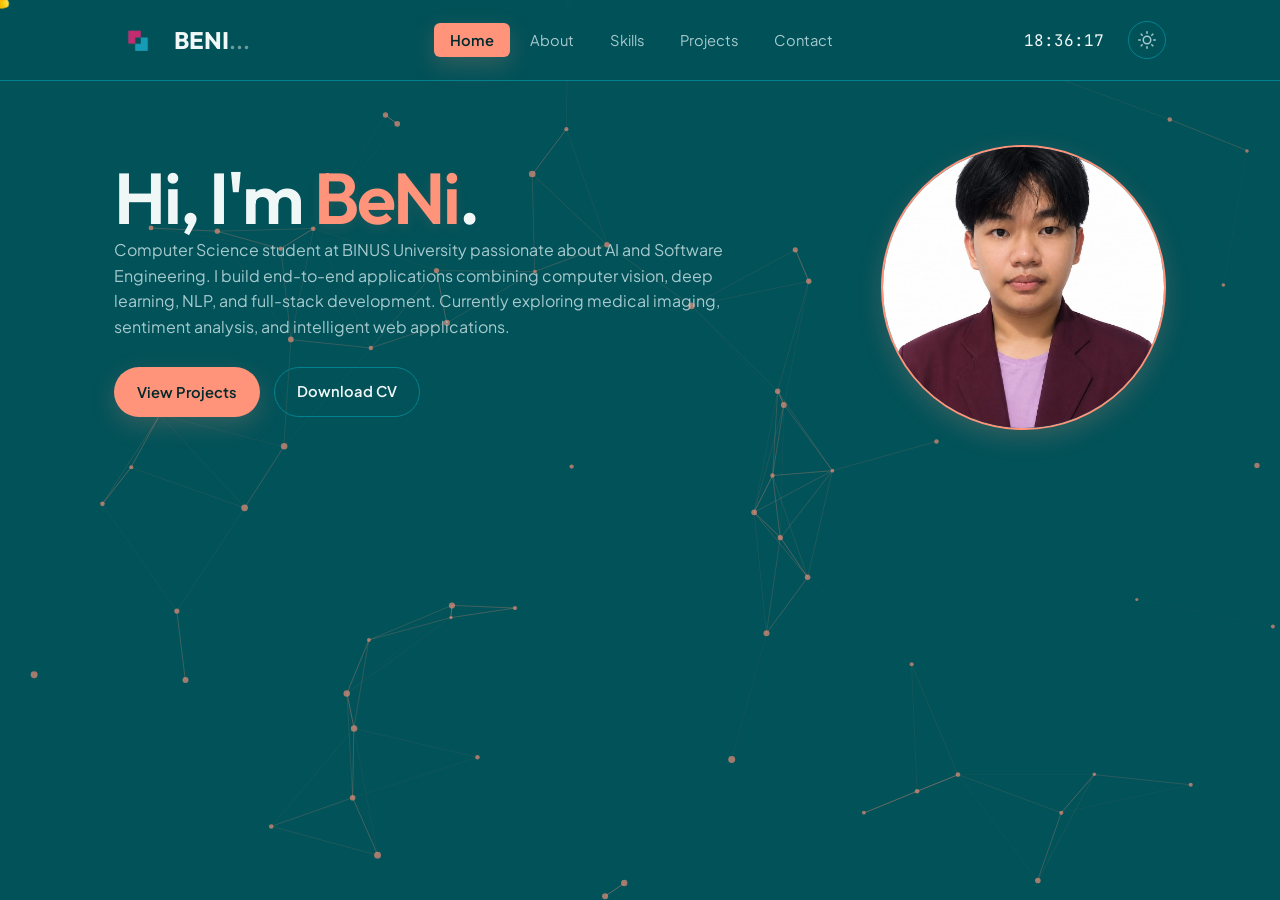
<file: index.html>
<!doctype html>
<html lang="en">
  <head>
    <meta charset="UTF-8" />
    <meta name="viewport" content="width=device-width, initial-scale=1.0" />
    <title>BeNi — Portfolio</title>
    <meta
      name="description"
      content="BeNi — AI/ML Engineer & Full-Stack Developer. Computer vision, deep learning, NLP and web projects."
    />
    <link rel="icon" href="images/logo.png" />

    <link rel="preconnect" href="https://fonts.googleapis.com" />
    <link rel="preconnect" href="https://fonts.gstatic.com" crossorigin />
    <link
      href="https://fonts.googleapis.com/css2?family=Outfit:wght@500;700;800&family=Plus+Jakarta+Sans:wght@400;500;600&family=JetBrains+Mono:wght@400;700&display=swap"
      rel="stylesheet"
    />

    <link rel="stylesheet" href="css/style.css" />
  </head>
  <body>
    <div class="cursor-dot" id="cursorDot"></div>
    <div class="cursor-ring" id="cursorRing"></div>

    <canvas id="bgCanvas"></canvas>

    <header class="topbar">
      <div class="topbar__inner">
        <button
          class="brand"
          data-tab-link
          data-target="home"
          aria-label="Go to home"
        >
          <img src="images/logo.png" alt="Logo" class="brand__logo" />
          <span class="brand__text"
            >BENI<span class="brand__dim">...</span></span
          >
        </button>

        <nav class="nav" id="mainNav">
          <button class="nav__link is-active" data-target="home">Home</button>
          <button class="nav__link" data-target="about">About</button>
          <button class="nav__link" data-target="skills">Skills</button>
          <button class="nav__link" data-target="projects">Projects</button>
          <button class="nav__link" data-target="contact">Contact</button>
        </nav>

        <div class="topbar__status">
          <span class="dot" aria-hidden="true"></span>
          <span class="mono" id="clock">--:--:--</span>
        </div>

        <button class="theme-toggle" id="themeToggle" aria-label="Toggle Theme">
          <svg
            class="icon-sun"
            width="18"
            height="18"
            viewBox="0 0 24 24"
            fill="none"
            stroke="currentColor"
            stroke-width="2"
            stroke-linecap="round"
            stroke-linejoin="round"
          >
            <circle cx="12" cy="12" r="5"></circle>
            <line x1="12" y1="1" x2="12" y2="3"></line>
            <line x1="12" y1="21" x2="12" y2="23"></line>
            <line x1="4.22" y1="4.22" x2="5.64" y2="5.64"></line>
            <line x1="18.36" y1="18.36" x2="19.78" y2="19.78"></line>
            <line x1="1" y1="12" x2="3" y2="12"></line>
            <line x1="21" y1="12" x2="23" y2="12"></line>
            <line x1="4.22" y1="19.78" x2="5.64" y2="18.36"></line>
            <line x1="18.36" y1="5.64" x2="19.78" y2="4.22"></line>
          </svg>
          <svg
            class="icon-moon"
            width="18"
            height="18"
            viewBox="0 0 24 24"
            fill="none"
            stroke="currentColor"
            stroke-width="2"
            stroke-linecap="round"
            stroke-linejoin="round"
            style="display: none"
          >
            <path d="M21 12.79A9 9 0 1 1 11.21 3 7 7 0 0 0 21 12.79z"></path>
          </svg>
        </button>

        <button
          class="nav-toggle"
          id="navToggle"
          aria-label="Toggle menu"
          aria-expanded="false"
        >
          <span></span><span></span><span></span>
        </button>
      </div>
    </header>

    <main id="main">
      <!-- ============ HOME ============ -->
      <section
        id="home"
        class="tab-panel is-active"
        data-panel
        aria-label="Home"
      >
        <div class="panel-inner hero">
          <div class="hero__text">
            <h1 class="hero__title animate-item">
              Hi, I'm <span class="accent-text">BeNi</span>.
            </h1>
            <p class="hero__bio animate-item">
              Computer Science student at BINUS University passionate about AI
              and Software Engineering. I build end-to-end applications
              combining computer vision, deep learning, NLP, and full-stack
              development. Currently exploring medical imaging, sentiment
              analysis, and intelligent web applications.
            </p>
            <div class="hero__cta animate-item">
              <button
                class="btn btn--primary"
                data-tab-link
                data-target="projects"
              >
                View Projects
              </button>
              <a class="btn btn--ghost" href="#" id="cvLink" download
                >Download CV</a
              >
            </div>
          </div>

          <div
            class="photo-frame animate-item"
            style="animation-delay: 0.3s"
            id="heroPhoto"
          >
            <img
              src="images/profile.jpeg"
              alt="Photo of BeNi"
              onerror="
                this.closest('.photo-frame').classList.add('img-missing')
              "
            />
            <div class="photo-frame__fallback">
              <span class="photo-frame__initial">B</span>
              <span class="mono photo-frame__hint"
                >images/profile.jpg not found<br />drop your photo there</span
              >
            </div>
          </div>
        </div>
      </section>

      <!-- ============ ABOUT ============ -->
      <section id="about" class="tab-panel" data-panel aria-label="About">
        <div class="panel-inner">
          <div id="aboutMainView" data-view>
            <div class="about">
              <div class="photo-frame animate-item">
              <img
                src="images/about.jpeg"
                alt="Photo of BeNi"
                onerror="
                  this.closest('.photo-frame').classList.add('img-missing')
                "
              />
              <div class="photo-frame__fallback">
                <span class="photo-frame__initial">B</span>
                <span class="mono photo-frame__hint"
                  >images/profile.jpg not found<br />drop your photo there</span
                >
              </div>
            </div>

            <div class="about__content">
              <span class="section-eyebrow mono animate-item">02 / ABOUT</span>
              <h2 class="animate-item">About Me</h2>
              <p class="animate-item">
                I'm a Computer Science student passionate about Artificial
                Intelligence, Machine Learning, and Software Engineering. I enjoy
                transforming research ideas into real-world applications by
                building complete solutions from data processing and model
                development to intuitive web interfaces. My experience includes
                computer vision, deep learning, natural language processing, and
                full-stack development through academic research and personal
                projects.
              </p>
              <p class="animate-item">
                Outside of technology, I've developed strong teamwork and
                communication skills through entrepreneurship, competitive
                esports, event organization, and part-time work. I'm always eager
                to learn new technologies, tackle challenging problems, and build
                impactful software that people genuinely enjoy using.
              </p>

              <ul class="about__info mono animate-item">
                <li><span>Name</span><span>Beni Mulyawan</span></li>
                <li>
                  <span>Education</span
                  ><span>BINUS University — Computer Science</span>
                </li>
                <li>
                  <span>GPA</span>
                  <span style="display: flex; align-items: center;">
                    3.92 / 4.00
                    <a href="sertifikat/transkrip.pdf" target="_blank" style="margin-left: 12px; color: var(--accent); text-decoration: none; font-size: 0.9em; transition: opacity 0.2s;" onmouseover="this.style.opacity='0.8'" onmouseout="this.style.opacity='1'">📄 View Transcript ↗</a>
                  </span>
                </li>
                <li><span>Email</span><span>beni.mulyawan@binus.ac.id</span></li>
                <li><span>Location</span><span>Jakarta, Indonesia</span></li>
              </ul>
            </div> <!-- End about__content -->
          </div> <!-- End about grid -->

          <!-- Full width container below the grid -->
          <div class="about-extended" style="margin-top: 4rem; display: grid; grid-template-columns: repeat(auto-fit, minmax(300px, 1fr)); gap: 40px; width: 100%;">
            <div class="animate-item">
              <h3 style="font-size: 1.1rem; margin-bottom: 1.5rem; color: var(--text); border-bottom: 1px solid var(--line); padding-bottom: 8px;">Experience</h3>
              
              <div style="margin-bottom: 1.5rem; position: relative; padding-left: 1.2rem; border-left: 2px solid var(--panel-border);">
                <div style="position: absolute; left: -5px; top: 6px; width: 8px; height: 8px; border-radius: 50%; background: var(--accent); box-shadow: 0 0 8px var(--accent);"></div>
                <div style="display: flex; justify-content: space-between; align-items: baseline; flex-wrap: wrap; gap: 8px; margin-bottom: 4px;">
                  <a href="https://novalearningcentre.id/" target="_blank" style="margin: 0; font-size: 1rem; font-weight: 600; color: var(--text); text-decoration: none; transition: color 0.2s;" onmouseover="this.style.color='var(--accent)'" onmouseout="this.style.color='var(--text)'">Part-time Coding Lecturer ↗</a>
                  <span style="font-family: var(--mono); font-size: 0.75rem; color: var(--accent);">Present</span>
                </div>
                <span style="font-weight: 500; display: block; margin-bottom: 6px; font-size: 0.85rem; color: var(--text-faint);">
                  NovaLearningCentre
                </span>
                <p style="font-size: 0.85rem; color: var(--text-dim); margin: 0; line-height: 1.6;">
                  Mengajar dan membimbing siswa dalam materi programming/coding.
                </p>
              </div>

              <div style="margin-bottom: 1.5rem; position: relative; padding-left: 1.2rem; border-left: 2px solid var(--panel-border);">
                <div style="position: absolute; left: -5px; top: 6px; width: 8px; height: 8px; border-radius: 50%; background: var(--accent); box-shadow: 0 0 8px var(--accent);"></div>
                <div style="display: flex; justify-content: space-between; align-items: baseline; flex-wrap: wrap; gap: 8px; margin-bottom: 4px;">
                  <a href="https://novalearningcentre.id/" target="_blank" style="margin: 0; font-size: 1rem; font-weight: 600; color: var(--text); text-decoration: none; transition: color 0.2s;" onmouseover="this.style.color='var(--accent)'" onmouseout="this.style.color='var(--text)'">Freelance Web Maintenance ↗</a>
                  <span style="font-family: var(--mono); font-size: 0.75rem; color: var(--accent);">Present</span>
                </div>
                <span style="font-weight: 500; display: block; margin-bottom: 6px; font-size: 0.85rem; color: var(--text-faint);">
                  NovaLearningCentre
                </span>
                <p style="font-size: 0.85rem; color: var(--text-dim); margin: 0; line-height: 1.6;">
                  Bertanggung jawab dalam pemeliharaan dan optimasi website operasional.
                </p>
              </div>

              <div style="position: relative; padding-left: 1.2rem; border-left: 2px solid var(--panel-border);">
                <div style="position: absolute; left: -5px; top: 6px; width: 8px; height: 8px; border-radius: 50%; background: var(--accent); box-shadow: 0 0 8px var(--accent);"></div>
                <div style="display: flex; justify-content: space-between; align-items: baseline; flex-wrap: wrap; gap: 8px; margin-bottom: 4px;">
                  <a href="https://www.instagram.com/hellodokidoki/" target="_blank" style="margin: 0; font-size: 1rem; font-weight: 600; color: var(--text); text-decoration: none; transition: color 0.2s;" onmouseover="this.style.color='var(--accent)'" onmouseout="this.style.color='var(--text)'">Entrepreneur ↗</a>
                  <span style="font-family: var(--mono); font-size: 0.75rem; color: var(--accent);">Present</span>
                </div>
                <span style="font-weight: 500; display: block; margin-bottom: 6px; font-size: 0.85rem; color: var(--text-faint);">
                  Hello Doki Doki
                </span>
                <p style="font-size: 0.85rem; color: var(--text-dim); margin: 0; line-height: 1.6;">
                  Membangun dan mengelola bisnis F&B yang berfokus pada produk mochi buatan tangan.
                </p>
              </div>
            </div>

            <div class="animate-item">
              <h3 style="font-size: 1.1rem; margin-bottom: 1.5rem; color: var(--text); border-bottom: 1px solid var(--line); padding-bottom: 8px;">Publications</h3>
              <div style="position: relative; padding-left: 1.2rem; border-left: 2px solid var(--panel-border);">
                <div style="position: absolute; left: -5px; top: 6px; width: 8px; height: 8px; border-radius: 50%; background: var(--accent); box-shadow: 0 0 8px var(--accent);"></div>
                <a href="https://share.google/AjBVxxEphOc2bXrbu" target="_blank" style="font-weight: 600; color: var(--text); line-height: 1.5; display: block; margin-bottom: 6px; font-size: 0.95rem; transition: color 0.2s;" onmouseover="this.style.color='var(--accent)'" onmouseout="this.style.color='var(--text)'">
                  Interpreting Deep CNN Decisions in Multi-Class Brain Tumor Classification via Grad-CAM
                </a>
                <span style="font-size: 0.85rem; color: var(--text-dim); display: flex; align-items: center; gap: 8px;">
                  📄 <a href="sertifikat/icimtech.pdf" target="_blank" style="color: var(--accent); text-decoration: none;">IEEE Conference Publication / IEEE Xplore</a>
                </span>
              </div>
            </div>
          </div>

          <div class="animate-item" style="text-align: left; margin-top: 3rem;">
            <button id="btnCertificates" class="btn btn--primary">
              View Certifications
            </button>
          </div>
          </div>

          <div id="certDetailView" data-view style="display: none;">
            <button class="detail-back mono" id="backToAbout">
              ← Back to About
            </button>
            <div id="certDetail" class="project-detail" style="margin-top: 2rem;">
              <span class="section-eyebrow mono animate-item">02.1 / CERTIFICATIONS</span>
              <h2 class="animate-item" style="margin-bottom: 1rem;">My Certifications</h2>
              <div id="certBreadcrumb" class="mono animate-item" style="margin-bottom: 2rem; cursor: pointer; color: var(--accent); font-size: 0.9rem;"></div>
              
              <style>
                .cert-grid {
                  display: grid;
                  grid-template-columns: repeat(4, 1fr);
                  gap: 1.5rem;
                }
                @media (max-width: 1024px) { .cert-grid { grid-template-columns: repeat(3, 1fr); } }
                @media (max-width: 768px) { .cert-grid { grid-template-columns: repeat(2, 1fr); } }
                @media (max-width: 480px) { .cert-grid { grid-template-columns: 1fr; } }
                
                .cert-card {
                  background: rgba(255, 255, 255, 0.03);
                  border: 1px solid rgba(255, 255, 255, 0.1);
                  border-radius: 24px;
                  padding: 1rem;
                  text-align: center;
                  transition: all 0.3s ease;
                  display: flex;
                  flex-direction: column;
                  align-items: center;
                  gap: 1rem;
                  text-decoration: none;
                  color: rgba(255,255,255,0.8);
                }
                .cert-card:hover {
                  background: rgba(255, 255, 255, 0.08);
                  transform: translateY(-5px);
                  border-color: rgba(255,255,255,0.3);
                  color: #fff;
                }
                .cert-card img {
                  width: 100%;
                  aspect-ratio: 4/3;
                  object-fit: cover;
                  border-radius: 16px;
                }
                .cert-card .cert-icon-placeholder {
                  width: 100%;
                  aspect-ratio: 4/3;
                  background: rgba(255, 255, 255, 0.05);
                  border-radius: 16px;
                  display: flex;
                  align-items: center;
                  justify-content: center;
                  font-size: 3rem;
                }
                .cert-card span {
                  font-size: 0.9rem;
                  line-height: 1.4;
                  font-weight: 500;
                  display: -webkit-box;
                  -webkit-line-clamp: 2;
                  -webkit-box-orient: vertical;
                  overflow: hidden;
                }
              </style>

              <div class="cert-list animate-item" id="certListContainer">
                <!-- Rendered by main.js -->
              </div>
            </div>
          </div>
        </div>
      </section>

      <!-- ============ SKILLS ============ -->
      <section id="skills" class="tab-panel" data-panel aria-label="Skills">
        <div class="panel-inner">
          <span class="section-eyebrow mono animate-item">03 / SKILLS</span>
          <h2 class="animate-item">Skill Confidence</h2>
          <p class="section-sub animate-item">
            Self-rated, updated as I go. Treat the numbers like a model's
            confidence score.
          </p>
          <div id="skillsWrap" class="skills-wrap animate-item">
            <!-- rendered by js/main.js from js/data.js -->
          </div>
        </div>
      </section>

      <!-- ============ PROJECTS ============ -->
      <section id="projects" class="tab-panel" data-panel aria-label="Projects">
        <div class="panel-inner">
          <div id="projectsGridView" data-view>
            <span class="section-eyebrow mono animate-item">04 / PROJECTS</span>
            <h2 class="animate-item">Selected Work</h2>
            <div class="project-filters animate-item">
              <button class="filter-btn is-active" data-filter="all">
                All
              </button>
              <button class="filter-btn" data-filter="ai">AI / ML</button>
              <button class="filter-btn" data-filter="other">Other</button>
            </div>
            <div id="projectsGrid" class="projects-grid">
              <!-- rendered by js/main.js from js/data.js -->
            </div>
          </div>

          <div id="projectDetailView" data-view hidden>
            <button class="detail-back mono" id="backToGrid">
              ← Back to all projects
            </button>
            <div id="projectDetail" class="project-detail">
              <!-- rendered by js/main.js -->
            </div>
          </div>
        </div>
      </section>

      <!-- ============ CONTACT ============ -->
      <section id="contact" class="tab-panel" data-panel aria-label="Contact">
        <div class="panel-inner contact">
          <div class="contact__info">
            <span class="section-eyebrow mono animate-item">05 / CONTACT</span>
            <h2 class="animate-item">Let's Work Together</h2>
            <p class="animate-item">
              Got a project in mind, or want to talk about CV/ML? My inbox is
              open.
            </p>
            <ul class="contact__list mono animate-item">
              <li>
                ✉
                <a href="beni.mulyawan@binus.ac.id"
                  >beni.mulyawan@binus.ac.id</a
                >
              </li>
            </ul>
            <div class="contact__socials">
              <a
                href="https://github.com/Beni1412"
                aria-label="GitHub"
                class="social-link"
                target="_blank"
                rel="noopener"
              >
                <svg
                  width="24"
                  height="24"
                  viewBox="0 0 24 24"
                  fill="none"
                  stroke="currentColor"
                  stroke-width="2"
                  stroke-linecap="round"
                  stroke-linejoin="round"
                >
                  <path
                    d="M9 19c-5 1.5-5-2.5-7-3m14 6v-3.87a3.37 3.37 0 0 0-.94-2.61c3.14-.35 6.44-1.54 6.44-7A5.44 5.44 0 0 0 20 4.77 5.07 5.07 0 0 0 19.91 1S18.73.65 16 2.48a13.38 13.38 0 0 0-7 0C6.27.65 5.09 1 5.09 1A5.07 5.07 0 0 0 5 4.77a5.44 5.44 0 0 0-1.5 3.78c0 5.42 3.3 6.61 6.44 7A3.37 3.37 0 0 0 9 18.13V22"
                  ></path>
                </svg>
              </a>
              <a
                href="https://www.linkedin.com/in/beni-mulyawan-020407326/"
                aria-label="LinkedIn"
                class="social-link"
                target="_blank"
                rel="noopener"
              >
                <svg
                  width="24"
                  height="24"
                  viewBox="0 0 24 24"
                  fill="none"
                  stroke="currentColor"
                  stroke-width="2"
                  stroke-linecap="round"
                  stroke-linejoin="round"
                >
                  <path
                    d="M16 8a6 6 0 0 1 6 6v7h-4v-7a2 2 0 0 0-2-2 2 2 0 0 0-2 2v7h-4v-7a6 6 0 0 1 6-6z"
                  ></path>
                  <rect x="2" y="9" width="4" height="12"></rect>
                  <circle cx="4" cy="4" r="2"></circle>
                </svg>
              </a>
              <a
                href="https://www.instagram.com/beni__mulyawan/"
                aria-label="Instagram"
                class="social-link"
                target="_blank"
                rel="noopener"
              >
                <svg
                  width="24"
                  height="24"
                  viewBox="0 0 24 24"
                  fill="none"
                  stroke="currentColor"
                  stroke-width="2"
                  stroke-linecap="round"
                  stroke-linejoin="round"
                >
                  <rect x="2" y="2" width="20" height="20" rx="5" ry="5"></rect>
                  <path
                    d="M16 11.37A4 4 0 1 1 12.63 8 4 4 0 0 1 16 11.37z"
                  ></path>
                  <line x1="17.5" y1="6.5" x2="17.51" y2="6.5"></line>
                </svg>
              </a>
            </div>
          </div>

          <form class="contact__form animate-item" id="contactForm">
            <label class="field">
              <span class="mono">Your Name</span>
              <input type="text" name="name" required />
            </label>
            <label class="field">
              <span class="mono">Your Email</span>
              <input type="email" name="email" required />
            </label>
            <label class="field">
              <span class="mono">Subject</span>
              <input type="text" name="subject" />
            </label>
            <label class="field">
              <span class="mono">Message</span>
              <textarea name="message" rows="5" required></textarea>
            </label>
            <button type="submit" class="btn btn--primary">Send Message</button>
            <p class="contact__note mono" id="contactNote" hidden>
              Message ready — connect this form to a backend or a service like
              Formspree to actually send it. See README.
            </p>
          </form>
        </div>
      </div>

    </main>

    <script src="js/data.js"></script>
    <script src="js/main.js"></script>
  </body>
</html>
</file>
<file: css/style.css>
/* =========================================================
   PORTFOLIO STYLES
   Theme: computer-vision / detection-HUD aesthetic.
   Tokens live in :root — change colors here, nowhere else.
   ========================================================= */

:root {
  --bg: #025259;
  --bg-alt: #025d66;
  --panel: #036872;
  --panel-border: #04828f;
  --line: #037783;
  --text: #f0f7f7;
  --text-dim: #a6cace;
  --text-faint: #6e9a9e;

  --accent: #ff947a;
  --accent-dark: #e87a60;
  --accent-soft: rgba(255, 148, 122, 0.15);
  --amber: #f59e0b;

  --glow-sm: 0 4px 12px rgba(255, 148, 122, 0.1);
  --glow-md: 0 8px 24px rgba(255, 148, 122, 0.2);

  --topbar-bg: rgba(2, 82, 89, 0.95);

  --display: 'Outfit', sans-serif;
  --body: 'Plus Jakarta Sans', sans-serif;
  --mono: 'JetBrains Mono', monospace;

  --ease: cubic-bezier(0.2, 0.8, 0.2, 1);
  --maxw: 1100px;
}

body.light-theme {
  --bg: #f6eedf;
  --bg-alt: #ebdcd0;
  --panel: #fcf8ef;
  --panel-border: #e3d3c2;
  --line: #d9c8b3;
  --text: #4a3b32;
  --text-dim: #6b584b;
  --text-faint: #9c8a7c;
  --accent: #785a46;
  --accent-dark: #5c4738;
  --accent-soft: rgba(120, 90, 70, 0.1);
  --amber: #d97706;
  --glow-sm: 0 4px 12px rgba(120, 90, 70, 0.15);
  --glow-md: 0 8px 24px rgba(120, 90, 70, 0.25);
  --topbar-bg: rgba(246, 238, 223, 0.95);
}

*,
*::before,
*::after {
  box-sizing: border-box;
}
html {
  scroll-behavior: smooth;
}
body {
  margin: 0;
  background: var(--bg);
  color: var(--text);
  font-family: var(--body);
  line-height: 1.6;
  -webkit-font-smoothing: antialiased;
  transition:
    background-color 0.4s var(--ease),
    color 0.4s var(--ease);
  cursor: none;
}
a,
button,
input,
textarea,
select {
  cursor: none !important;
}

#bgCanvas {
  position: fixed;
  top: 0;
  left: 0;
  width: 100%;
  height: 100%;
  z-index: -1;
  pointer-events: none;
  opacity: 0.9;
}

/* ---------- custom cursor (duck) ---------- */
.cursor-dot {
  position: fixed;
  top: 0;
  left: 0;
  width: 34px;
  height: 34px;
  pointer-events: none;
  z-index: 9999;
  background-image: url('../images/cursor-duck.png');
  background-size: contain;
  background-repeat: no-repeat;
  background-position: center;
  transform: translate(-50%, -50%);
  transform-origin: center;
  /* transform itself is set inline by main.js (translate/rotate/scale together)
     once the mouse moves — the rule above is just the pre-mousemove fallback */
  transition: filter 0.15s ease;
  will-change: transform;
}
.cursor-dot.hover {
  filter: drop-shadow(0 0 6px var(--accent-soft));
}

/* Ring is no longer used for the duck cursor but kept hidden/available
   in case you want to bring back a trailing ring effect later. */
.cursor-ring {
  display: none;
}

/* ---------- custom scrollbar ---------- */
::-webkit-scrollbar {
  width: 10px;
}
::-webkit-scrollbar-track {
  background: var(--bg);
  border-left: 1px solid var(--panel-border);
}
::-webkit-scrollbar-thumb {
  background: var(--panel-border);
  border-radius: 5px;
  border: 2px solid var(--bg);
}
::-webkit-scrollbar-thumb:hover {
  background: var(--accent);
}

h1,
h2,
h3,
h4 {
  font-family: var(--display);
  font-weight: 600;
  line-height: 1.15;
  margin: 0 0 0.5em;
  letter-spacing: -0.01em;
}
p {
  margin: 0 0 1em;
  color: var(--text);
}
a {
  color: var(--accent);
  text-decoration: none;
}
.mono {
  font-family: var(--mono);
}
ul {
  list-style: none;
  margin: 0;
  padding: 0;
}

/* focus */
:focus-visible {
  outline: 2px solid var(--accent);
  outline-offset: 3px;
  border-radius: 2px;
}

/* ---------- topbar ---------- */
.topbar {
  position: sticky;
  top: 0;
  z-index: 20;
  background: var(--topbar-bg);
  transition: background-color 0.4s var(--ease);
  backdrop-filter: blur(12px);
  -webkit-backdrop-filter: blur(12px);
  border-bottom: 1px solid var(--panel-border);
}
.topbar__inner {
  max-width: var(--maxw);
  margin: 0 auto;
  padding: 16px 24px;
  display: flex;
  align-items: center;
  gap: 24px;
}
.brand {
  display: flex;
  align-items: center;
  gap: 8px;
  background: none;
  border: none;
  cursor: pointer;
  font-family: var(--display);
  font-weight: 700;
  font-size: 1.5rem;
  color: var(--text);
  padding: 0;
}
.brand__logo {
  height: 48px;
  width: auto;
  object-fit: contain;
  margin-right: 4px;
}
.brand__mark {
  color: var(--accent);
}
.brand__dim {
  color: var(--text-faint);
  font-weight: 500;
}

.nav {
  display: flex;
  justify-content: center;
  gap: 4px;
  margin-left: 8px;
  flex: 1;
}
.nav__link {
  background: none;
  border: none;
  cursor: pointer;
  color: var(--text-dim);
  font-family: var(--body);
  font-size: 0.92rem;
  padding: 8px 16px;
  border-radius: 6px;
  position: relative;
  transition: all 0.3s var(--ease);
}
.nav__link:hover {
  color: var(--text);
  background: rgba(255, 255, 255, 0.05);
}
.nav__link.is-active {
  background-color: var(--accent);
  color: #01292c !important;
  font-weight: 600;
  box-shadow: var(--glow-md);
}

.theme-toggle {
  background: none;
  border: 1px solid var(--panel-border);
  color: var(--text-dim);
  width: 38px;
  height: 38px;
  border-radius: 50%;
  display: flex;
  align-items: center;
  justify-content: center;
  cursor: pointer;
  transition: all 0.3s var(--ease);
  margin-left: auto;
}
.theme-toggle:hover {
  color: var(--accent);
  border-color: var(--accent);
}

.nav-toggle {
  display: none;
  flex-direction: column;
  gap: 4px;
  background: none;
  border: none;
  cursor: pointer;
  padding: 6px;
}
.nav-toggle span {
  width: 20px;
  height: 2px;
  background: var(--text);
  display: block;
}

/* ---------- layout / panels ---------- */
main {
  max-width: var(--maxw);
  margin: 0 auto;
  padding: 0 24px;
  position: relative;
  z-index: 3;
}

.tab-panel {
  display: none;
  min-height: calc(100vh - 140px);
  padding: 64px 0 80px;
}
.tab-panel.is-active {
  display: block;
  animation: panelIn 0.5s var(--ease);
}
@keyframes panelIn {
  from {
    opacity: 0;
    transform: translateY(10px);
  }
  to {
    opacity: 1;
    transform: translateY(0);
  }
}

.section-eyebrow {
  display: inline-block;
  color: var(--accent);
  font-size: 0.78rem;
  letter-spacing: 0.08em;
  margin-bottom: 14px;
}
.section-sub {
  color: var(--text-dim);
  max-width: 56ch;
}

/* ---------- staggered animations ---------- */
@keyframes slideUpFade {
  from {
    opacity: 0;
    transform: translateY(20px);
  }
  to {
    opacity: 1;
    transform: translateY(0);
  }
}
.tab-panel.is-active .animate-item {
  animation: slideUpFade 0.6s cubic-bezier(0.16, 1, 0.3, 1) forwards;
  opacity: 0;
}
.tab-panel.is-active .animate-item:nth-child(1) {
  animation-delay: 0.05s;
}
.tab-panel.is-active .animate-item:nth-child(2) {
  animation-delay: 0.1s;
}
.tab-panel.is-active .animate-item:nth-child(3) {
  animation-delay: 0.15s;
}
.tab-panel.is-active .animate-item:nth-child(4) {
  animation-delay: 0.2s;
}
.tab-panel.is-active .animate-item:nth-child(5) {
  animation-delay: 0.25s;
}
.tab-panel.is-active .animate-item:nth-child(6) {
  animation-delay: 0.3s;
}
.tab-panel.is-active .animate-item:nth-child(7) {
  animation-delay: 0.35s;
}
.tab-panel.is-active .animate-item:nth-child(8) {
  animation-delay: 0.4s;
}

/* ---------- hero ---------- */
.hero {
  display: grid;
  grid-template-columns: 1.5fr 0.6fr;
  gap: 56px;
  align-items: center;
}
.eyebrow {
  display: inline-flex;
  align-items: center;
  gap: 8px;
  font-family: var(--mono);
  font-size: 0.78rem;
  letter-spacing: 0.08em;
  color: var(--accent);
  background: var(--accent-soft);
  border: 1px solid var(--panel-border);
  padding: 6px 12px;
  border-radius: 2px;
  margin-bottom: 20px;
  justify-content: center;
}
.hero__title {
  font-size: clamp(2.5rem, 6vw, 4.5rem);
  line-height: 1.1;
  letter-spacing: -0.03em;
  margin: 0;
}
.accent-text {
  color: var(--accent);
  text-shadow: var(--glow-sm);
}
.hero__role {
  color: var(--text-dim);
  font-size: 0.95rem;
  margin-top: 12px;
}
.typing-text {
  color: var(--accent);
  font-weight: 500;
}
.cursor {
  display: inline-block;
  width: 8px;
  animation: blink 1s step-end infinite;
  color: var(--accent);
}
@keyframes blink {
  50% {
    opacity: 0;
  }
}
.hero__sep {
  opacity: 0.3;
}
.hero__bio {
  max-width: 52ch;
  color: var(--text-dim);
}
.hero__cta {
  display: flex;
  gap: 14px;
  margin-top: 28px;
  flex-wrap: wrap;
}

/* ---------- buttons / chips ---------- */
.btn {
  font-family: var(--body);
  font-weight: 600;
  font-size: 0.92rem;
  padding: 12px 22px;
  border-radius: 99px;
  border: 1px solid transparent;
  cursor: pointer;
  display: inline-flex;
  align-items: center;
  gap: 8px;
  transition:
    transform 0.15s var(--ease),
    background 0.2s var(--ease),
    border-color 0.2s var(--ease);
}
.btn:hover {
  transform: translateY(-1px);
}
.btn--primary {
  background: var(--accent);
  color: #01292c;
  box-shadow: var(--glow-md);
}
.btn--primary:hover {
  background: var(--accent-dark);
  box-shadow:
    0 0 14px rgba(255, 148, 122, 0.6),
    0 0 40px rgba(255, 148, 122, 0.4);
}
.btn--ghost {
  background: transparent;
  color: var(--text);
  border-color: var(--panel-border);
}
.btn--ghost:hover {
  border-color: var(--accent);
  color: var(--accent);
}

.chip {
  display: inline-block;
  font-family: var(--mono);
  font-size: 0.72rem;
  color: var(--text-dim);
  border: 1px solid var(--panel-border);
  padding: 4px 12px;
  border-radius: 20px;
  background: var(--panel);
}
.chip--accent {
  color: var(--accent);
  border-color: var(--accent-dark);
}

/* ---------- detect-frame (signature bounding-box motif) ---------- */
.detect-frame {
  position: relative;
}
.corner {
  display: none;
}
.corner--tl {
  top: -1px;
  left: -1px;
  border-top-width: 2px;
  border-left-width: 2px;
}
.corner--tr {
  top: -1px;
  right: -1px;
  border-top-width: 2px;
  border-right-width: 2px;
}
.corner--bl {
  bottom: -1px;
  left: -1px;
  border-bottom-width: 2px;
  border-left-width: 2px;
}
.corner--br {
  bottom: -1px;
  right: -1px;
  border-bottom-width: 2px;
  border-right-width: 2px;
}
.detect-frame:hover .corner,
.detect-frame:focus-within .corner {
  opacity: 1;
  width: 20px;
  height: 20px;
  filter: drop-shadow(0 0 4px var(--accent));
}

/* ---------- photo-frame (reused by Home hero + About) ---------- */
.photo-frame {
  background: var(--panel);
  border: 2px solid var(--accent);
  border-radius: 50%;
  aspect-ratio: 1/1;
  position: relative;
  overflow: hidden;
  display: flex;
  align-items: center;
  justify-content: center;
  box-shadow: var(--glow-md);
}
.photo-frame img {
  width: 100%;
  height: 100%;
  object-fit: cover;
  display: block;
}
.photo-frame__tag {
  position: absolute;
  top: 14px;
  left: 14px;
  z-index: 1;
  font-size: 0.7rem;
  color: var(--text-faint);
  letter-spacing: 0.08em;
  background: rgba(2, 82, 89, 0.7);
  padding: 4px 8px;
  border-radius: 2px;
}
.photo-frame__fallback {
  display: none;
  flex-direction: column;
  align-items: center;
  justify-content: center;
  gap: 8px;
  text-align: center;
  padding: 24px;
}
.photo-frame.img-missing img {
  display: none;
}
.photo-frame.img-missing .photo-frame__fallback {
  display: flex;
}
.photo-frame__initial {
  font-family: var(--display);
  font-size: 5rem;
  font-weight: 700;
  color: var(--accent);
}
.photo-frame__hint {
  font-size: 0.68rem;
  color: var(--text-faint);
  line-height: 1.5;
}

/* ---------- about ---------- */
.about {
  display: grid;
  grid-template-columns: 0.8fr 1.2fr;
  gap: 56px;
  align-items: start;
}
.about__info {
  margin-top: 24px;
  border-top: 1px solid var(--line);
}
.about__info li {
  display: flex;
  justify-content: space-between;
  gap: 16px;
  padding: 10px 0;
  border-bottom: 1px solid var(--line);
  font-size: 0.82rem;
}
.about__info li span:first-child {
  color: var(--text-faint);
}

/* ---------- skills ---------- */
.skills-wrap {
  margin-top: 32px;
  display: grid;
  gap: 36px;
}
.skill-group h3 {
  font-size: 1.05rem;
  margin-bottom: 16px;
  color: var(--text);
}
.skill-row {
  margin-bottom: 16px;
}
.skill-row__label {
  display: flex;
  justify-content: space-between;
  font-size: 0.82rem;
  margin-bottom: 6px;
  color: var(--text-dim);
}
.skill-row__label .val {
  color: var(--accent);
}
.skill-bar {
  height: 6px;
  background: var(--panel);
  border: 1px solid var(--panel-border);
  border-radius: 12px;
  overflow: hidden;
}
.skill-bar__fill {
  height: 100%;
  width: 0%;
  background: linear-gradient(90deg, var(--accent-dark), var(--accent));
  transition: width 1.1s var(--ease);
}

/* ---------- projects grid ---------- */
.project-filters {
  display: flex;
  gap: 12px;
  margin: 24px 0 16px;
  flex-wrap: wrap;
}
.filter-btn {
  background: none;
  border: 1px solid var(--panel-border);
  color: var(--text-dim);
  padding: 6px 16px;
  border-radius: 20px;
  font-size: 0.8rem;
  font-family: var(--mono);
  cursor: pointer;
  transition: all 0.2s var(--ease);
}
.filter-btn:hover {
  color: var(--text);
  border-color: var(--accent);
}
.filter-btn.is-active {
  background: var(--accent);
  color: #01292c;
  border-color: var(--accent);
}

.projects-grid {
  margin-top: 28px;
  display: grid;
  grid-template-columns: repeat(3, 1fr);
  gap: 20px;
}
.proj-card {
  background: var(--panel);
  border: 1px solid var(--panel-border);
  border-radius: 24px;
  padding: 18px;
  cursor: pointer;
  text-align: left;
  display: flex;
  flex-direction: column;
  gap: 12px;
  position: relative;
  transition:
    border-color 0.3s var(--ease),
    transform 0.3s var(--ease),
    box-shadow 0.3s var(--ease);
}
.proj-card:hover,
.proj-card:focus-visible {
  border-color: var(--accent);
  transform: translateY(-8px) scale(1.02) !important;
  box-shadow: var(--glow-md);
  z-index: 2;
}
.proj-card__tag {
  font-size: 0.68rem;
  color: var(--text-faint);
  letter-spacing: 0.05em;
}
.proj-card__thumb {
  height: 180px;
  border-radius: 16px;
  border: 1px solid var(--panel-border);
  display: flex;
  align-items: center;
  justify-content: center;
  background: var(--bg-alt);
  overflow: hidden;
}
.proj-card__thumb img {
  width: 100%;
  height: 100%;
  object-fit: cover;
  display: block;
}
.proj-card__thumb-label {
  font-family: var(--mono);
  font-size: 1.4rem;
  color: var(--text-faint);
  letter-spacing: 0.05em;
}
.proj-card__title {
  font-size: 1.05rem;
  margin: 0;
}
.proj-card__blurb {
  font-size: 0.85rem;
  color: var(--text-dim);
  margin: 0;
  flex: 1;
}
.proj-card__meta {
  display: flex;
  align-items: center;
  justify-content: space-between;
  gap: 10px;
}
.proj-card__cta {
  font-family: var(--mono);
  font-size: 0.72rem;
  color: var(--accent);
}

/* ---------- project detail ---------- */
.detail-back {
  background: none;
  border: none;
  color: var(--text-dim);
  cursor: pointer;
  font-size: 0.85rem;
  margin-bottom: 24px;
  padding: 0;
}
.detail-back:hover {
  color: var(--accent);
}
.detail-tag {
  color: var(--text-faint);
  font-size: 0.75rem;
  margin-bottom: 10px;
  display: block;
}
.detail-head h2 {
  font-size: 2rem;
  margin-bottom: 12px;
}
.detail-meta {
  display: flex;
  gap: 8px;
  flex-wrap: wrap;
  margin-bottom: 24px;
}
/* ---------- project detail gallery (multi-image + video) ---------- */
.gallery {
  margin-bottom: 28px;
}
.gallery__frame {
  position: relative;
  background: var(--bg-alt);
  border: 1px solid var(--panel-border);
  border-radius: 16px;
  overflow: hidden;
  aspect-ratio: 16/9;
  max-width: 850px;
  margin: 0 auto;
}
.gallery__viewport {
  width: 100%;
  height: 100%;
  display: flex;
  align-items: center;
  justify-content: center;
}
.gallery__viewport img,
.gallery__viewport video {
  width: 100%;
  height: 100%;
  object-fit: contain;
  display: block;
  background: var(--bg-alt);
}
.gallery__viewport iframe {
  width: 100%;
  height: 100%;
  border: 0;
  display: block;
}
.gallery__empty {
  font-family: var(--mono);
  color: var(--text-faint);
  letter-spacing: 0.08em;
  font-size: 0.85rem;
  text-align: center;
  padding: 20px;
}
.gallery__arrow {
  position: absolute;
  top: 50%;
  transform: translateY(-50%);
  background: rgba(3, 104, 114, 0.75);
  border: 1px solid var(--panel-border);
  color: var(--text);
  width: 36px;
  height: 36px;
  border-radius: 2px;
  cursor: pointer;
  font-size: 1.3rem;
  line-height: 1;
  display: flex;
  align-items: center;
  justify-content: center;
  transition:
    border-color 0.2s var(--ease),
    color 0.2s var(--ease);
}
.gallery__arrow:hover {
  border-color: var(--accent);
  color: var(--accent);
  box-shadow: var(--glow-sm);
}
.gallery__arrow--prev {
  left: 12px;
}
.gallery__arrow--next {
  right: 12px;
}
.gallery__meta {
  display: flex;
  align-items: center;
  justify-content: space-between;
  gap: 12px;
  padding: 10px 2px 0;
  font-size: 0.78rem;
  color: var(--text-dim);
}
.gallery__caption {
  flex: 1;
}
.gallery__side {
  display: flex;
  align-items: center;
  gap: 12px;
}
.gallery__count {
  color: var(--text-faint);
}
.gallery__dots {
  display: flex;
  gap: 6px;
}
.gallery__dot {
  width: 8px;
  height: 8px;
  padding: 0;
  border-radius: 1px;
  cursor: pointer;
  border: 1px solid var(--panel-border);
  background: transparent;
}
.gallery__dot.is-active {
  background: var(--accent);
  border-color: var(--accent);
  box-shadow: var(--glow-sm);
}
.detail-body {
  display: grid;
  grid-template-columns: 1.4fr 1fr;
  gap: 48px;
}
.detail-col h4 {
  font-size: 0.78rem;
  letter-spacing: 0.08em;
  color: var(--text-faint);
  margin-bottom: 14px;
  text-transform: uppercase;
}
.detail-col p {
  color: var(--text-dim);
}
.stack-list {
  display: flex;
  flex-wrap: wrap;
  gap: 8px;
  margin-bottom: 28px;
}
.feature-list li {
  position: relative;
  padding-left: 18px;
  margin-bottom: 10px;
  color: var(--text-dim);
  font-size: 0.92rem;
}
.feature-list li::before {
  content: '';
  position: absolute;
  left: 0;
  top: 8px;
  width: 8px;
  height: 1px;
  background: var(--accent);
}
.detail-links {
  display: flex;
  gap: 12px;
  flex-wrap: wrap;
  margin-top: 8px;
}
.detail-role {
  font-size: 0.85rem;
  color: var(--text-faint);
  margin-top: -6px;
  margin-bottom: 20px;
}

/* ---------- contact ---------- */
.contact {
  display: grid;
  grid-template-columns: 0.9fr 1.1fr;
  gap: 56px;
  align-items: start;
}
.contact__list {
  margin: 20px 0;
}
.contact__list li {
  margin-bottom: 10px;
  font-size: 0.9rem;
  color: var(--text-dim);
}
.contact__list a {
  color: var(--text);
}
.contact__list a:hover {
  color: var(--accent);
}
.contact__socials {
  display: flex;
  gap: 12px;
}
.social-link {
  display: inline-flex;
  align-items: center;
  justify-content: center;
  color: var(--text-dim);
  border: 1px solid var(--panel-border);
  padding: 10px;
  border-radius: 4px;
}
.social-link:hover {
  color: var(--accent);
  border-color: var(--accent-dark);
}

.contact__form {
  display: flex;
  flex-direction: column;
  gap: 16px;
}
.field {
  display: flex;
  flex-direction: column;
  gap: 8px;
}
.field span {
  font-size: 0.72rem;
  color: var(--text-faint);
  letter-spacing: 0.06em;
}
.field input,
.field textarea {
  background: var(--panel);
  border: 1px solid var(--panel-border);
  border-radius: 3px;
  padding: 12px 14px;
  color: var(--text);
  font-family: var(--body);
  font-size: 0.92rem;
  resize: vertical;
}
.field input:focus,
.field textarea:focus {
  border-color: var(--accent);
  outline: none;
}
.contact__note {
  font-size: 0.78rem;
  color: var(--text-faint);
  margin-top: 4px;
}

/* ---------- footer ---------- */
.footer {
  border-top: 1px solid var(--panel-border);
  text-align: center;
  padding: 24px;
  color: var(--text-faint);
  font-size: 0.78rem;
  position: relative;
  z-index: 3;
}

/* ---------- responsive ---------- */
@media (max-width: 900px) {
  .hero {
    display: grid;
    grid-template-columns: 1fr 100px;
    grid-template-areas:
      'status visual'
      'title visual'
      'role role'
      'bio bio'
      'actions actions';
    gap: 16px 24px;
    padding: 60px 0;
  }
  .hero__content {
    display: contents;
  }
  .hero__status {
    grid-area: status;
    align-self: end;
    margin: 0;
  }
  .hero__title {
    grid-area: title;
  }
  .hero__role {
    grid-area: role;
    margin: 8px 0 16px;
  }
  .hero__bio {
    grid-area: bio;
  }
  .hero__actions {
    grid-area: actions;
    margin-top: 8px;
  }

  .hero__visual {
    grid-area: visual;
    margin-top: 0;
  }
  .hero__photo {
    width: 100%;
    max-width: 100px;
    height: auto;
    aspect-ratio: 1 / 1;
    margin: 0 0 0 auto;
  }

  .about,
  .contact,
  .detail-body {
    grid-template-columns: 1fr;
  }
  .projects-grid {
    grid-template-columns: repeat(2, 1fr);
  }
}

@media (max-width: 768px) {
  .topbar__inner {
    padding: 16px;
    gap: 12px;
  }
  .theme-toggle {
    margin-left: auto;
  }
  .nav {
    position: absolute;
    top: 100%;
    left: 0;
    right: 0;
    background: var(--bg);
    border-bottom: 1px solid var(--panel-border);
    flex-direction: column;
    padding: 8px 24px 16px;
    display: none;
  }
  .nav.is-open {
    display: flex;
  }
  .nav__link {
    text-align: left;
    padding: 12px 4px;
    border-bottom: 1px solid var(--line);
  }
  .nav-toggle {
    display: flex;
  }
  .topbar__status {
    display: none;
  }
  .projects-grid {
    grid-template-columns: 1fr;
  }
  .tab-panel {
    padding: 40px 0 60px;
  }
}

/* ---------- reduced motion ---------- */
@media (prefers-reduced-motion: reduce) {
  html {
    scroll-behavior: auto;
  }
  .scanline {
    animation: none;
    display: none;
  }
  .tab-panel.is-active {
    animation: none;
  }
  .skill-bar__fill {
    transition: none;
  }
  .btn,
  .proj-card {
    transition: none;
  }
}

/* ==========================================================================
   MODAL STYLES
   ========================================================================== */
.modal {
  position: fixed;
  inset: 0;
  z-index: 99999;
  display: flex;
  align-items: center;
  justify-content: center;
  opacity: 0;
  pointer-events: none;
  transition: opacity 0.3s ease;
}
.modal[aria-hidden='false'] {
  opacity: 1;
  pointer-events: auto;
}
.modal__backdrop {
  position: absolute;
  inset: 0;
  background: rgba(0, 0, 0, 0.75);
  backdrop-filter: blur(4px);
  -webkit-backdrop-filter: blur(4px);
}
.modal__content {
  position: relative;
  background: #0c0c0c;
  border: 1px solid rgba(255, 255, 255, 0.1);
  width: 90%;
  max-width: 600px;
  max-height: 85vh;
  overflow-y: auto;
  border-radius: 12px;
  padding: 2rem;
  box-shadow: 0 20px 40px rgba(0, 0, 0, 0.5);
  transform: translateY(20px);
  transition: transform 0.3s ease;
}
.modal[aria-hidden='false'] .modal__content {
  transform: translateY(0);
}
.modal__close {
  position: absolute;
  top: 1rem;
  right: 1rem;
  background: rgba(255, 255, 255, 0.1);
  border: none;
  color: #fff;
  font-size: 1.5rem;
  width: 36px;
  height: 36px;
  border-radius: 50%;
  cursor: pointer;
  display: flex;
  align-items: center;
  justify-content: center;
  transition: background 0.2s;
}
.modal__close:hover {
  background: rgba(255, 255, 255, 0.2);
}
</file>
